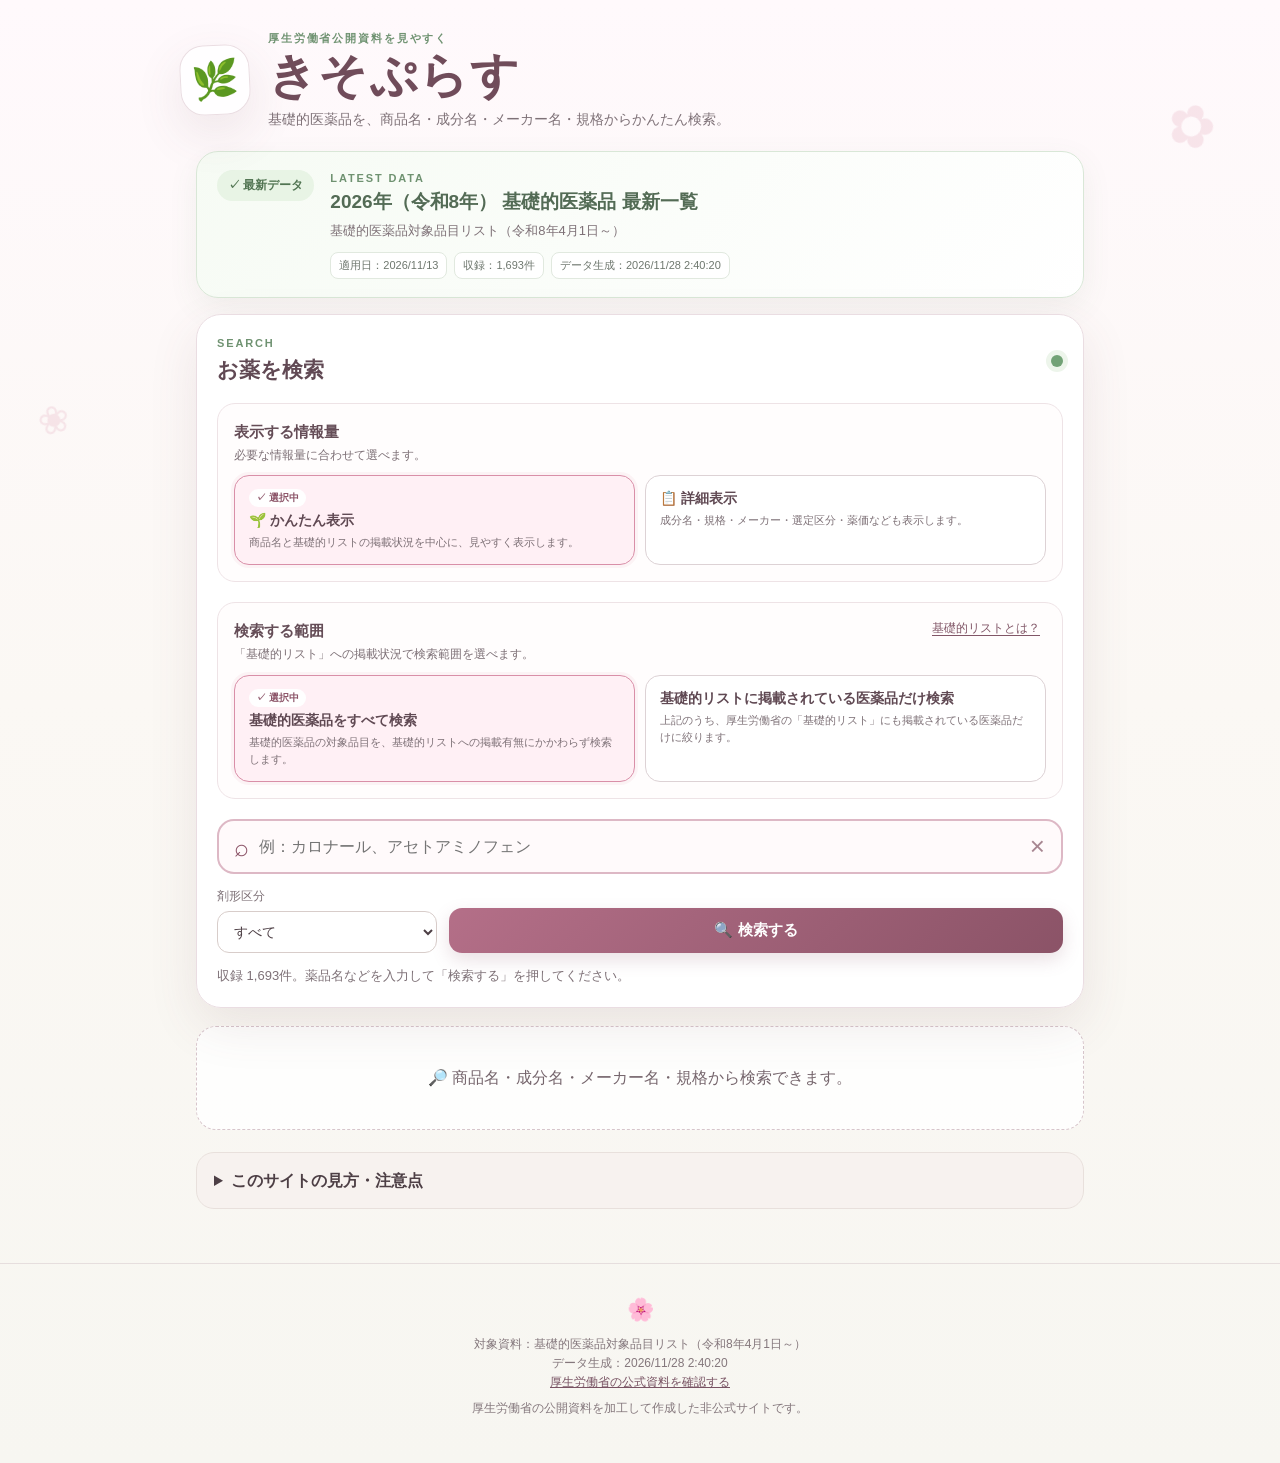
<file: index.html>
<!doctype html>
<html lang="ja">
<head>
  <meta charset="utf-8">
  <meta name="viewport" content="width=device-width, initial-scale=1, viewport-fit=cover">
  <meta name="theme-color" content="#fff8fb">
  <meta name="description" content="【2026年・令和8年 最新版】厚生労働省の公開資料をもとに、基礎的医薬品の一覧・基礎的リスト掲載状況を商品名・成分名・メーカー名・規格から検索できる非公式サイトです。">
  <meta name="keywords" content="基礎的医薬品,2026,令和8年,最新,一覧,リスト,基礎的リスト,検索">
  <meta name="robots" content="index,follow">
  <title>基礎的医薬品 2026年・令和8年 最新一覧検索｜きそぷらす</title>
  <link rel="icon" href="assets/favicon.svg" type="image/svg+xml">
  <link rel="manifest" href="manifest.webmanifest">
  <link rel="stylesheet" href="style.css">
</head>
<body>
  <div class="decor decor-one" aria-hidden="true">✿</div>
  <div class="decor decor-two" aria-hidden="true">❀</div>

  <header class="hero">
    <div class="hero-inner">
      <div class="logo" aria-hidden="true">🌿</div>
      <div>
        <p class="eyebrow">厚生労働省公開資料を見やすく</p>
        <h1>きそぷらす</h1>
        <p class="lead">基礎的医薬品を、商品名・成分名・メーカー名・規格からかんたん検索。</p>
      </div>
    </div>
  </header>

  <main>
    <section class="latest-card" aria-labelledby="latest-title">
      <div class="latest-badge">✓ 最新データ</div>
      <div>
        <p class="mini-label">LATEST DATA</p>
        <h2 id="latest-title">2026年（令和8年） 基礎的医薬品 最新一覧</h2>
        <p id="latestSummary">最新データを確認しています…</p>
        <div class="latest-meta" id="latestMeta"></div>
      </div>
    </section>

    <section class="search-panel" aria-labelledby="search-title">
      <div class="panel-heading">
        <div>
          <p class="mini-label">SEARCH</p>
          <h2 id="search-title">お薬を検索</h2>
        </div>
        <span class="status-dot" id="healthDot" aria-hidden="true"></span>
      </div>

      <section class="option-section" aria-labelledby="view-mode-title">
        <div class="option-heading">
          <h3 id="view-mode-title">表示する情報量</h3>
          <p>必要な情報量に合わせて選べます。</p>
        </div>
        <div class="choice-grid view-grid" role="group" aria-label="表示する情報量">
          <button type="button" class="choice-card active" id="simpleMode" aria-pressed="true">
            <span class="choice-title">🌱 かんたん表示</span>
            <span class="choice-desc">商品名と基礎的リストの掲載状況を中心に、見やすく表示します。</span>
          </button>
          <button type="button" class="choice-card" id="detailMode" aria-pressed="false">
            <span class="choice-title">📋 詳細表示</span>
            <span class="choice-desc">成分名・規格・メーカー・選定区分・薬価なども表示します。</span>
          </button>
        </div>
      </section>

      <section class="option-section" aria-labelledby="search-scope-title">
        <div class="option-heading scope-heading">
          <div>
            <h3 id="search-scope-title">検索する範囲</h3>
            <p>「基礎的リスト」への掲載状況で検索範囲を選べます。</p>
          </div>
          <button id="showHelp" type="button" class="help-button">基礎的リストとは？</button>
        </div>
        <div class="choice-grid scope-grid" role="group" aria-label="検索する範囲">
          <button type="button" class="choice-card active" id="allScope" aria-pressed="true">
            <span class="choice-title">基礎的医薬品をすべて検索</span>
            <span class="choice-desc">基礎的医薬品の対象品目を、基礎的リストへの掲載有無にかかわらず検索します。</span>
          </button>
          <button type="button" class="choice-card" id="listedScope" aria-pressed="false">
            <span class="choice-title">基礎的リストに掲載されている医薬品だけ検索</span>
            <span class="choice-desc">上記のうち、厚生労働省の「基礎的リスト」にも掲載されている医薬品だけに絞ります。</span>
          </button>
        </div>
      </section>

      <label class="sr-only" for="q">医薬品名、成分名、メーカー名、規格</label>
      <div class="search-box">
        <span aria-hidden="true">⌕</span>
        <input id="q" type="search" placeholder="例：カロナール、アセトアミノフェン" autocomplete="off" inputmode="search">
        <button id="clear" type="button" aria-label="検索内容を消す">×</button>
      </div>

      <div class="search-actions">
        <label class="route-label">
          <span>剤形区分</span>
          <select id="route">
            <option value="">すべて</option>
            <option value="内用薬">内用薬</option>
            <option value="注射薬">注射薬</option>
            <option value="外用薬">外用薬</option>
            <option value="歯科用薬剤">歯科用薬剤</option>
          </select>
        </label>
        <button id="searchButton" type="button" class="search-button">🔍 検索する</button>
      </div>

      <div class="data-summary">
        <p id="status" role="status">データを読み込んでいます…</p>
      </div>
    </section>

    <section id="notice" class="notice hidden" role="alert"></section>
    <section id="results" class="results" aria-live="polite" aria-busy="true"></section>

    <section class="guide">
      <details>
        <summary>このサイトの見方・注意点</summary>
        <div class="guide-body">
          <p><strong>「基礎的医薬品」</strong>と<strong>「基礎的リストへの掲載」</strong>は別の情報です。本サイトでは分けて表示します。</p>
          <p>本サイトは検索補助のための非公式ツールです。調剤、変更可否、請求その他の最終判断は、最新の厚生労働省資料、通知、レセコン等で確認してください。</p>
          <p>データ更新に異常があった場合は、誤った新データへ置き換えず、直前の正常データを表示し続ける設計です。</p>
        </div>
      </details>
    </section>
  </main>

  <footer>
    <div class="footer-flower" aria-hidden="true">🌸</div>
    <p id="source">データ情報を読み込んでいます。</p>
    <p>厚生労働省の公開資料を加工して作成した非公式サイトです。</p>
  </footer>

  <dialog id="helpDialog">
    <button id="closeHelp" class="dialog-close" type="button" aria-label="閉じる">×</button>
    <h2>「基礎的リスト」とは？</h2>
    <p>「基礎的医薬品対象品目リスト」と「基礎的リスト」は別の資料です。</p>
    <p>本サイトでは、基礎的医薬品の対象品目について、厚生労働省が公開する<strong>「基礎的リスト」に掲載されているかどうか</strong>を別情報として表示しています。</p>
    <p><strong>基礎的医薬品であることだけで、変更調剤の可否は判断できません。</strong>調剤・変更可否・請求等の最終判断は、最新の公式資料や通知等をご確認ください。</p>
  </dialog>

  <script src="app.js" defer></script>
</body>
</html>
</file>
<file: style.css>
:root{--pink:#d98fa8;--pink-dark:#8b5367;--pink-soft:#fff0f5;--green:#6f9271;--green-soft:#edf5eb;--ink:#4d3f45;--muted:#7e7177;--line:#eadde2;--paper:#fff;--cream:#fbf7f2;--shadow:0 18px 50px rgba(107,72,84,.11)}
*{box-sizing:border-box}html{scroll-behavior:smooth}body{margin:0;min-height:100vh;color:var(--ink);font-family:-apple-system,BlinkMacSystemFont,"Hiragino Sans","Yu Gothic UI","Yu Gothic",sans-serif;background:linear-gradient(180deg,#fff9fc 0,#fbf8f4 48%,#f7f6f1 100%);line-height:1.6}.sr-only{position:absolute;width:1px;height:1px;padding:0;margin:-1px;overflow:hidden;clip:rect(0,0,0,0);white-space:nowrap;border:0}.decor{position:fixed;z-index:-1;color:#e8b8c8;opacity:.32;font-size:58px}.decor-one{top:80px;right:5vw;transform:rotate(18deg)}.decor-two{top:390px;left:3vw;transform:rotate(-15deg);font-size:38px}
.hero{padding:30px 18px 20px}.hero-inner{max-width:920px;margin:auto;display:flex;gap:18px;align-items:center}.logo{width:70px;height:70px;display:grid;place-items:center;border:1px solid var(--line);border-radius:24px;background:rgba(255,255,255,.86);box-shadow:var(--shadow);font-size:38px;transform:rotate(-3deg)}.eyebrow,.mini-label{margin:0;color:var(--green);font-size:11px;font-weight:800;letter-spacing:.17em}.hero h1{margin:2px 0 7px;color:#704c5a;font-size:clamp(32px,7vw,48px);line-height:1.08;letter-spacing:.03em}.lead{margin:0;color:var(--muted);font-size:14px}main{max-width:920px;margin:auto;padding:0 16px 54px}
.latest-card{display:grid;grid-template-columns:auto 1fr;gap:16px;align-items:start;margin-bottom:16px;padding:18px 20px;border:1px solid #d9e7d7;border-radius:22px;background:linear-gradient(135deg,#f6fbf4,#fff);box-shadow:0 10px 30px rgba(83,111,83,.08)}.latest-badge{white-space:nowrap;padding:6px 11px;border-radius:999px;background:#e8f4e5;color:#507451;font-size:12px;font-weight:800}.latest-card h2{margin:2px 0 5px;color:#536b55;font-size:19px;line-height:1.4}.latest-card p{margin:0}.latest-card>div>p:not(.mini-label){color:var(--muted);font-size:13px}.latest-meta{display:flex;gap:7px;flex-wrap:wrap;margin-top:10px}.latest-meta span{padding:4px 8px;border-radius:8px;background:#fff;border:1px solid #e1e9df;color:#6e776e;font-size:11px}
.search-panel{padding:20px;background:rgba(255,255,255,.95);border:1px solid var(--line);border-radius:25px;box-shadow:var(--shadow);backdrop-filter:blur(10px)}.panel-heading{display:flex;justify-content:space-between;align-items:center;margin-bottom:14px}.panel-heading h2{margin:0;font-size:21px;color:#614954}.status-dot{width:12px;height:12px;border-radius:50%;background:#c7bfc2;box-shadow:0 0 0 5px #f5f1f2}.status-dot.ok{background:#72a276;box-shadow:0 0 0 5px #edf5eb}.status-dot.warn{background:#d7a548;box-shadow:0 0 0 5px #fff6df}
.option-section{margin:16px 0 20px;padding:16px;border:1px solid #eee3e6;border-radius:18px;background:#fffdfd}.option-heading{margin-bottom:10px}.option-heading h3{margin:0;color:#654d57;font-size:15px}.option-heading p{margin:2px 0 0;color:var(--muted);font-size:12px}.scope-heading{display:flex;justify-content:space-between;gap:12px;align-items:flex-start}.help-button{border:0;background:transparent;color:#815667;text-decoration:underline;text-underline-offset:3px;font-size:12px;cursor:pointer;white-space:nowrap}.choice-grid{display:grid;grid-template-columns:1fr 1fr;gap:10px}.choice-card{display:flex;flex-direction:column;gap:4px;width:100%;padding:13px 14px;text-align:left;border:1.5px solid #ddd2d5;border-radius:15px;background:#fff;color:var(--ink);cursor:pointer;transition:.18s}.choice-card:hover{border-color:#cba7b4}.choice-card.active{border-color:var(--pink);background:var(--pink-soft);box-shadow:0 0 0 3px rgba(217,143,168,.09)}.choice-card.active:before{content:"✓ 選択中";align-self:flex-start;padding:2px 7px;border-radius:999px;background:#fff;color:var(--pink-dark);font-size:10px;font-weight:800}.choice-title{font-size:14px;font-weight:800;line-height:1.4;color:#604953}.choice-desc{font-size:11px;line-height:1.55;color:var(--muted)}
.search-box{display:grid;grid-template-columns:auto 1fr auto;align-items:center;border:2px solid #ddb8c5;background:#fffafb;border-radius:17px;overflow:hidden;transition:.2s}.search-box:focus-within{border-color:var(--pink);box-shadow:0 0 0 5px rgba(217,143,168,.15)}.search-box>span{padding-left:15px;color:var(--pink-dark);font-size:25px}.search-box input{min-width:0;width:100%;border:0;outline:0;background:transparent;padding:15px 10px;font-size:16px;color:var(--ink)}.search-box button{border:0;background:transparent;padding:10px 16px;color:#a78691;font-size:26px;cursor:pointer}.search-actions{display:grid;grid-template-columns:minmax(150px,220px) 1fr;gap:12px;align-items:end;margin-top:13px}.route-label{display:grid;gap:5px;color:var(--muted);font-size:12px}.route-label select{width:100%;border:1px solid #d8cdca;border-radius:12px;padding:11px 35px 11px 12px;background:#fff;color:var(--ink);font-size:14px}.search-button{min-height:45px;border:0;border-radius:13px;background:linear-gradient(135deg,#b46f88,#8b5367);color:#fff;font-size:15px;font-weight:800;cursor:pointer;box-shadow:0 7px 18px rgba(139,83,103,.18)}.search-button:hover{filter:brightness(.98)}.data-summary{margin-top:13px}.data-summary p{margin:0;color:var(--muted);font-size:13px}
.notice{margin-top:15px;padding:14px 16px;border:1px solid #e5cd91;border-radius:15px;background:#fff6dc;color:#685729;font-size:14px}.hidden{display:none}.results{display:grid;gap:13px;margin-top:18px}.medicine{position:relative;padding:18px;background:rgba(255,255,255,.96);border:1px solid #e8dedb;border-radius:21px;box-shadow:0 8px 25px rgba(91,66,74,.065);overflow:hidden}.medicine:before{content:"";position:absolute;left:0;top:0;bottom:0;width:5px;background:linear-gradient(var(--pink),#e9c0ce)}.medicine h3{margin:0 0 10px;padding-left:2px;color:#5c4450;font-size:18px;line-height:1.45;overflow-wrap:anywhere}.badges{display:flex;gap:7px;flex-wrap:wrap;margin-bottom:13px}.badge{display:inline-flex;align-items:center;gap:5px;padding:5px 10px;border-radius:999px;background:var(--green-soft);color:#4f7052;font-size:12px;font-weight:750}.badge.listed{background:var(--pink-soft);color:#865469}.badge.not-listed{background:#f2f0ed;color:#756d69}.medicine dl{display:grid;grid-template-columns:95px minmax(0,1fr);gap:7px 11px;margin:0;font-size:14px}.medicine dt{color:#897b80}.medicine dd{margin:0;overflow-wrap:anywhere}.simple-info{padding:11px 12px;border-radius:13px;background:#faf7f5}.simple-info p{margin:0}.simple-info p:first-child{display:flex;gap:10px;align-items:center;font-size:13px;color:var(--muted)}.simple-info strong{padding:3px 8px;border-radius:999px;font-size:12px}.simple-info strong.yes{background:var(--pink-soft);color:#865469}.simple-info strong.no{background:#efeeeb;color:#746d69}.simple-note{margin-top:7px!important;color:#776b70;font-size:12px}.empty{padding:38px 18px;text-align:center;border:1px dashed #d7c5cb;border-radius:20px;background:rgba(255,255,255,.8);color:#786b70}.start-message{color:#76666d}.more{width:100%;padding:13px;border:1px solid #cfacb8;border-radius:14px;background:#fff;color:#795363;font-weight:750;cursor:pointer}
.guide{margin-top:22px}.guide details{border:1px solid #e8e0dc;border-radius:18px;background:#f7f2ef}.guide summary{padding:15px 17px;font-weight:750;cursor:pointer}.guide-body{padding:0 17px 12px;font-size:14px}.guide-body p{margin:0 0 12px}footer{padding:28px 17px 38px;border-top:1px solid #e6dede;text-align:center;color:#84777c;font-size:12px}.footer-flower{font-size:22px}footer p{margin:7px auto;max-width:780px}footer a{color:#785363}
dialog{width:min(500px,calc(100% - 32px));border:1px solid var(--line);border-radius:22px;padding:24px;box-shadow:0 30px 80px rgba(60,38,46,.24);color:var(--ink)}dialog::backdrop{background:rgba(55,41,47,.38);backdrop-filter:blur(3px)}dialog h2{margin-top:0;color:#6f4c59}.dialog-close{position:absolute;top:10px;right:13px;border:0;background:transparent;color:#8d7480;font-size:27px;cursor:pointer}
@media(max-width:650px){.hero{padding-top:24px}.hero-inner{align-items:flex-start}.logo{width:58px;height:58px;border-radius:19px;font-size:31px}.hero h1{font-size:34px}.lead{font-size:12px}.latest-card{grid-template-columns:1fr;gap:9px;padding:15px}.latest-badge{justify-self:start}.latest-card h2{font-size:17px}.search-panel{padding:15px;border-radius:21px}.choice-grid{grid-template-columns:1fr}.choice-card{padding:13px}.scope-heading{display:block}.help-button{margin-top:5px;padding:0}.search-actions{grid-template-columns:1fr}.search-button{width:100%}.medicine{padding:16px}.medicine dl{grid-template-columns:82px minmax(0,1fr)}.decor{display:none}}
</file>
